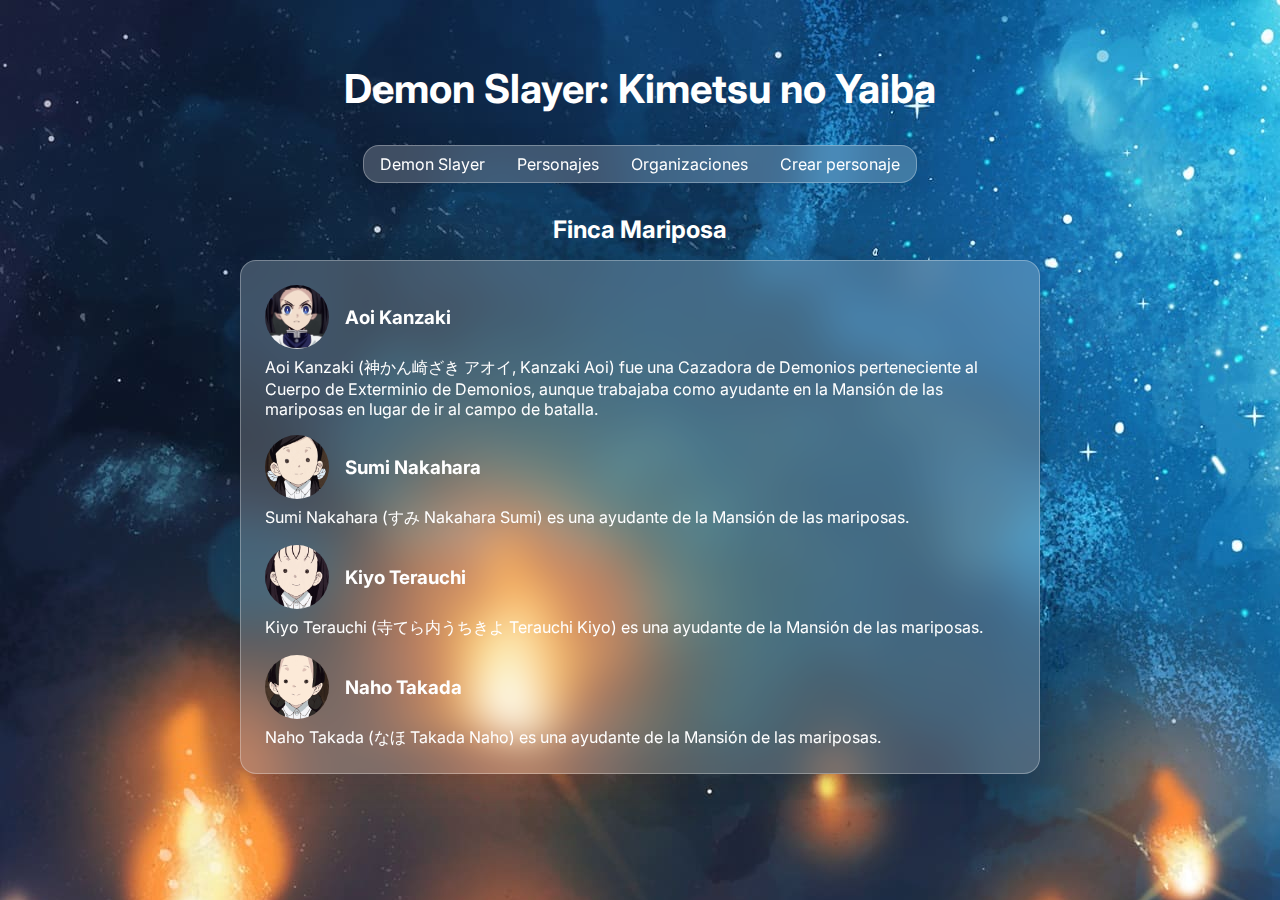
<file: butterfly-farm.html>
<!DOCTYPE html>
<html lang="en">

<head>
  <meta charset="UTF-8">
  <meta http-equiv="X-UA-Compatible" content="IE=edge">
  <meta name="viewport" content="width=device-width, initial-scale=1.0">
  <link rel="stylesheet" href="style.css">
  <link rel="preconnect" href="https://fonts.googleapis.com">
  <link rel="preconnect" href="https://fonts.gstatic.com" crossorigin>
  <link href="https://fonts.googleapis.com/css2?family=Inter&display=swap" rel="stylesheet">
  <title>Finca Mariposa</title>
</head>

<body>

  <nav class="navbar">
    <h1>Demon Slayer: Kimetsu no Yaiba</h1>
    <ul>
      <li>
        <a href="index.html">Demon Slayer</a>
      </li>
      <li>
        <a href="characters.html">Personajes</a>
      </li>
      <li>
        <a href="organizations.html">Organizaciones</a>
      </li>
      <li>
        <a href="create-character.html">Crear personaje</a>
      </li>
    </ul>
  </nav>
  <div class="main">
    <h2>Finca Mariposa</h2>
    <div class="content-card">
      <ul class="characters">
        <li>
          <div class="character">
            <div class="profile">
              <img src="assets/characters/aoi-kanzaki.png">
              <h3>Aoi Kanzaki</h3>
            </div>
            <p>Aoi Kanzaki (神かん崎ざき アオイ, Kanzaki Aoi) fue una
              Cazadora de Demonios perteneciente al Cuerpo de Exterminio de Demonios, aunque trabajaba como ayudante en
              la Mansión de las mariposas en lugar de ir al campo de batalla.
            </p>
          </div>
        </li>
        <li>
          <div class="character">
            <div class="profile">
              <img src="assets/characters/sumi-nakahara.png">
              <h3>Sumi Nakahara</h3>
            </div>
            <p>Sumi Nakahara (すみ Nakahara Sumi) es una ayudante de la Mansión de las mariposas.
            </p>
          </div>
        </li>
        <li>
          <div class="character">
            <div class="profile">
              <img src="assets/characters/kiyo-terauchi.png">
              <h3>Kiyo Terauchi</h3>
            </div>
            <p>Kiyo Terauchi (寺てら内うちきよ Terauchi Kiyo) es una ayudante de la Mansión de las mariposas.
            </p>
          </div>
        </li>
        <li>
          <div class="character">
            <div class="profile">
              <img src="assets/characters/naho-takada.png">
              <h3>Naho Takada</h3>
            </div>
            <p>
              Naho Takada (なほ Takada Naho) es una ayudante de la Mansión de las mariposas.
            </p>
          </div>
        </li>
      </ul>
    </div>
  </div>

</body>

</html>
</file>
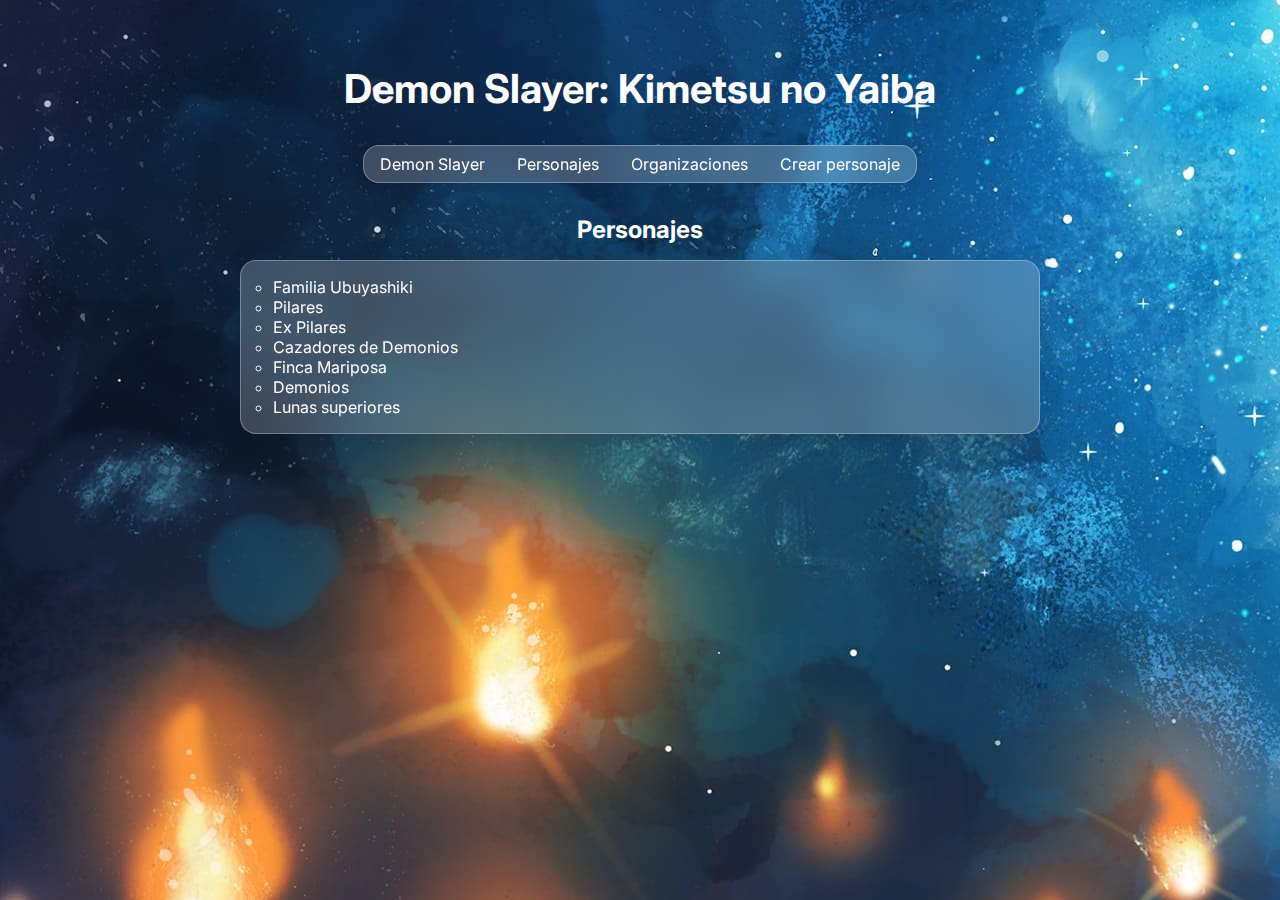
<file: characters.html>
<!DOCTYPE html>
<html lang="en">

<head>
  <meta charset="UTF-8">
  <meta http-equiv="X-UA-Compatible" content="IE=edge">
  <meta name="viewport" content="width=device-width, initial-scale=1.0">
  <link rel="stylesheet" href="style.css">
  <link rel="preconnect" href="https://fonts.googleapis.com">
  <link rel="preconnect" href="https://fonts.gstatic.com" crossorigin>
  <link href="https://fonts.googleapis.com/css2?family=Inter&display=swap" rel="stylesheet">
  <title>Personajes</title>
</head>

<body>

  <nav class="navbar">
    <h1>Demon Slayer: Kimetsu no Yaiba</h1>
    <ul>
      <li>
        <a href="index.html">Demon Slayer</a>
      </li>
      <li>
        <a href="characters.html">Personajes</a>
      </li>
      <li>
        <a href="organizations.html">Organizaciones</a>
      </li>
      <li>
        <a href="create-character.html">Crear personaje</a>
      </li>
    </ul>
  </nav>
  <div class="main">
    <h2>Personajes</h2>
    <div class="content-card">
      <ul class="characters-type">
        <li>
          <a href="ubayashiki-family.html">
            <p>Familia Ubuyashiki</p>
          </a>
        </li>
        <li>
          <a href="pilars.html">
            <p>Pilares</p>
          </a>
        </li>
        <li>
          <a href="ex-pilars.html">
            <p>Ex Pilares</p>
          </a>
        </li>
        <li>
          <a href="demon-slayers.html">
            <p>Cazadores de Demonios</p>
          </a>
        </li>
        <li>
          <a href="butterfly-farm.html">
            <p>Finca Mariposa</p>
          </a>
        </li>
        <li>
          <a href="">
            <p>Demonios</p>
          </a>
        </li>
        <li>
          <a href="">
            <p>Lunas superiores</p>
          </a>
        </li>
      </ul>
    </div>
  </div>

</body>

</html>
</file>
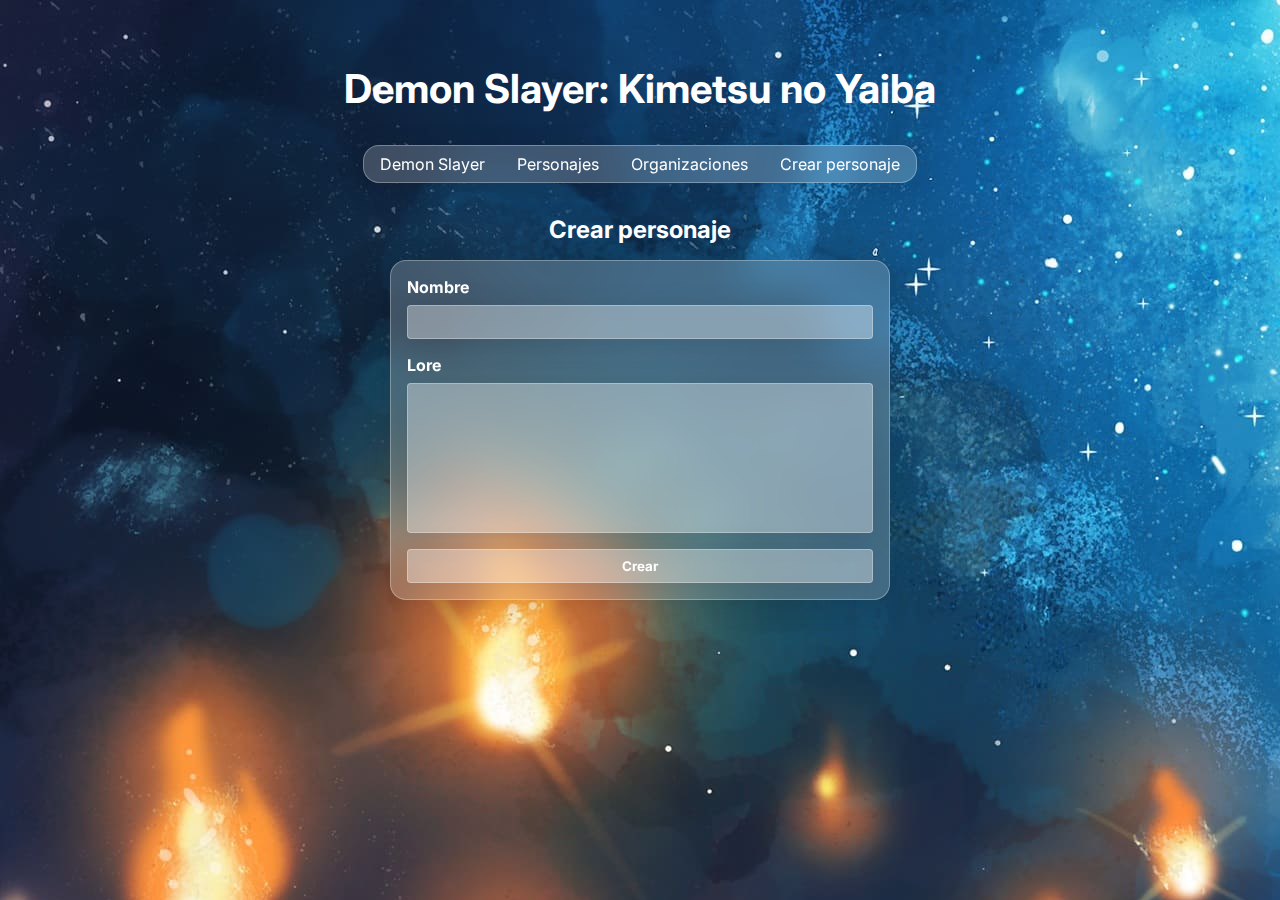
<file: create-character.html>
<!DOCTYPE html>
<html lang="en">

<head>
  <meta charset="UTF-8">
  <meta http-equiv="X-UA-Compatible" content="IE=edge">
  <meta name="viewport" content="width=device-width, initial-scale=1.0">
  <link rel="stylesheet" href="style.css">
  <link rel="preconnect" href="https://fonts.googleapis.com">
  <link rel="preconnect" href="https://fonts.gstatic.com" crossorigin>
  <link href="https://fonts.googleapis.com/css2?family=Inter&display=swap" rel="stylesheet">
  <title>Demon Slayer: Kimetsu no Yaiba</title>
</head>

<body>

  <nav class="navbar">
    <h1>Demon Slayer: Kimetsu no Yaiba</h1>
    <ul>
      <li>
        <a href="index.html">Demon Slayer</a>
      </li>
      <li>
        <a href="characters.html">Personajes</a>
      </li>
      <li>
        <a href="organizations.html">Organizaciones</a>
      </li>
      <li>
        <a href="create-character.html">Crear personaje</a>
      </li>
    </ul>
  </nav>
  <div class="main">
    <h2>Crear personaje</h2>
    <div class="form-container">
      <form class="create-character-form" action="#">
        <label for="name">Nombre</label>
        <input name="name" type="text">
        <label for="lore">Lore</label>
        <textarea name="lore"></textarea>
        <input type="submit" value="Crear">
      </form>
    </div>


</body>

</html>
</file>
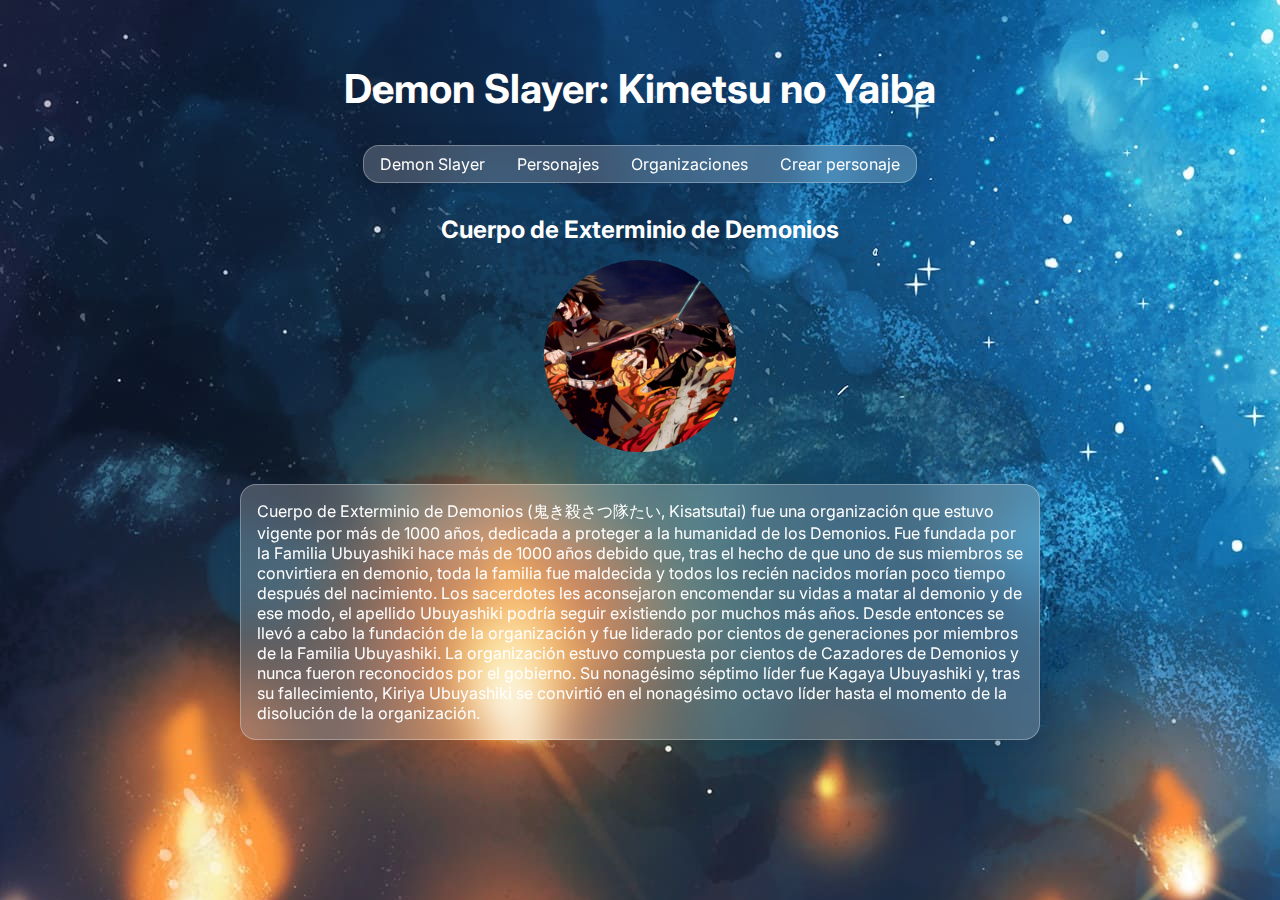
<file: demon-extermination-corps.html>
<!DOCTYPE html>
<html lang="en">

<head>
  <meta charset="UTF-8">
  <meta http-equiv="X-UA-Compatible" content="IE=edge">
  <meta name="viewport" content="width=device-width, initial-scale=1.0">
  <link rel="stylesheet" href="style.css">
  <link rel="preconnect" href="https://fonts.googleapis.com">
  <link rel="preconnect" href="https://fonts.gstatic.com" crossorigin>
  <link href="https://fonts.googleapis.com/css2?family=Inter&display=swap" rel="stylesheet">
  <title>Cuerpo de Exterminio de Demonios</title>
</head>

<body>

  <nav class="navbar">
    <h1>Demon Slayer: Kimetsu no Yaiba</h1>
    <ul>
      <li>
        <a href="index.html">Demon Slayer</a>
      </li>
      <li>
        <a href="characters.html">Personajes</a>
      </li>
      <li>
        <a href="organizations.html">Organizaciones</a>
      </li>
      <li>
        <a href="create-character.html">Crear personaje</a>
      </li>
    </ul>
  </nav>
  <div class="main">
    <h2>Cuerpo de Exterminio de Demonios</h2>
    <img class="organization-img" src="assets/organizations/demon-slayer-corps.png">
    <div class="content-card">
      <p>
        Cuerpo de Exterminio de Demonios (鬼き殺さつ隊たい, Kisatsutai) fue una organización que estuvo vigente por más de 1000
        años, dedicada a proteger a la humanidad de los Demonios.
        Fue fundada por la Familia Ubuyashiki hace más de 1000 años debido que, tras el hecho de que uno de sus miembros
        se convirtiera en demonio, toda la familia fue maldecida y todos los recién nacidos morían poco tiempo después
        del nacimiento. Los sacerdotes les aconsejaron encomendar su vidas a matar al demonio y de ese modo, el apellido
        Ubuyashiki podría seguir existiendo por muchos más años. Desde entonces se llevó a cabo la fundación de la
        organización y fue liderado por cientos de generaciones por miembros de la Familia Ubuyashiki.

        La organización estuvo compuesta por cientos de Cazadores de Demonios y nunca fueron reconocidos por el
        gobierno. Su nonagésimo séptimo líder fue Kagaya Ubuyashiki y, tras su fallecimiento, Kiriya Ubuyashiki se
        convirtió en el nonagésimo octavo líder hasta el momento de la disolución de la organización.
      </p>
    </div>
  </div>

</body>

</html>
</file>
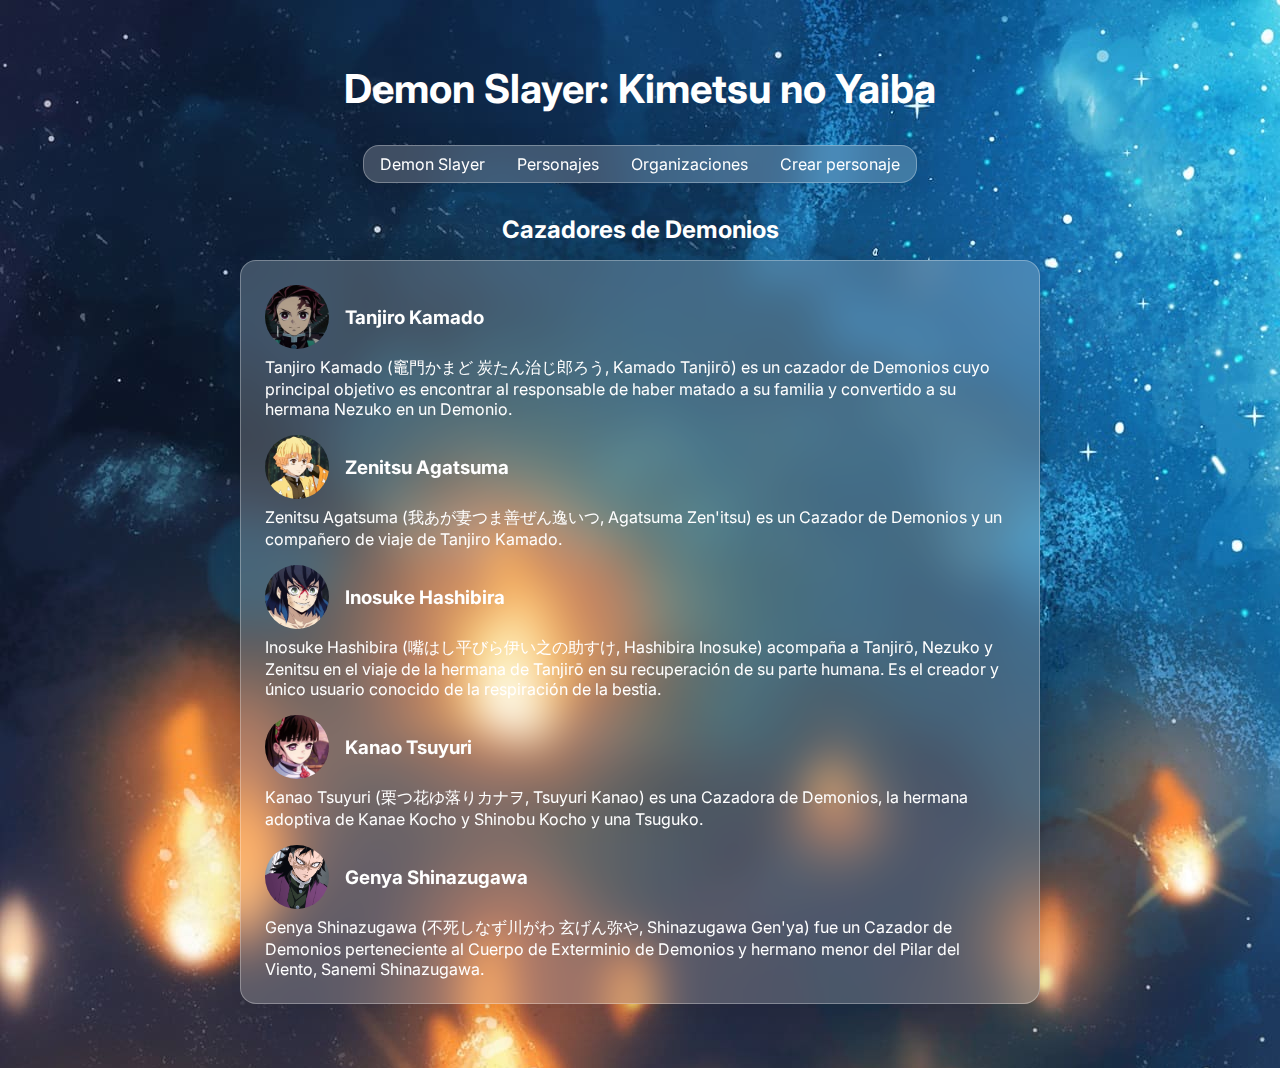
<file: demon-slayers.html>
<!DOCTYPE html>
<html lang="en">

<head>
  <meta charset="UTF-8">
  <meta http-equiv="X-UA-Compatible" content="IE=edge">
  <meta name="viewport" content="width=device-width, initial-scale=1.0">
  <link rel="stylesheet" href="style.css">
  <link rel="preconnect" href="https://fonts.googleapis.com">
  <link rel="preconnect" href="https://fonts.gstatic.com" crossorigin>
  <link href="https://fonts.googleapis.com/css2?family=Inter&display=swap" rel="stylesheet">
  <title>Cazadores de demonios</title>
</head>

<body>

  <nav class="navbar">
    <h1>Demon Slayer: Kimetsu no Yaiba</h1>
    <ul>
      <li>
        <a href="index.html">Demon Slayer</a>
      </li>
      <li>
        <a href="characters.html">Personajes</a>
      </li>
      <li>
        <a href="organizations.html">Organizaciones</a>
      </li>
      <li>
        <a href="create-character.html">Crear personaje</a>
      </li>
    </ul>
  </nav>
  <div class="main">
    <h2>Cazadores de Demonios</h2>
    <div class="content-card">
      <ul class="characters">
        <li>
          <div class="character">
            <div class="profile">
              <img src="assets/characters/tanjiro-kamado.jpg">
              <h3>Tanjiro Kamado</h3>
            </div>
            <p>Tanjiro Kamado (竈門かまど 炭たん治じ郎ろう, Kamado Tanjirō) es
              un cazador de Demonios cuyo principal objetivo es encontrar al responsable de haber matado a su familia
              y convertido a su hermana Nezuko en un Demonio.
            </p>
          </div>
        </li>
        <li>
          <div class="character">
            <div class="profile">
              <img src="assets/characters/zenitsu-agatsuma.jpg">
              <h3>Zenitsu Agatsuma</h3>
            </div>
            <p>Zenitsu Agatsuma (我あが妻つま善ぜん逸いつ, Agatsuma Zen'itsu) es un Cazador de Demonios y un compañero de viaje
              de Tanjiro Kamado.
            </p>
          </div>
        </li>
        <li>
          <div class="character">
            <div class="profile">
              <img src="assets/characters/inosuke-hashibira.jpg">
              <h3>Inosuke Hashibira</h3>
            </div>
            <p>Inosuke Hashibira (嘴はし平びら伊い之の助すけ, Hashibira Inosuke) acompaña a Tanjirō, Nezuko y Zenitsu en el viaje de
              la hermana de Tanjirō en su recuperación
              de su parte humana. Es el creador y único usuario conocido de la respiración de la bestia.
            </p>
          </div>
        </li>
        <li>
          <div class="character">
            <div class="profile">
              <img src="assets/characters/kanao-tsuyuri.jpg">
              <h3>Kanao Tsuyuri</h3>
            </div>
            <p>
              Kanao Tsuyuri (栗つ花ゆ落りカナヲ, Tsuyuri Kanao) es una Cazadora de Demonios, la hermana adoptiva de Kanae Kocho
              y Shinobu Kocho y una Tsuguko.
            </p>
          </div>
        </li>
        <li>
          <div class="character">
            <div class="profile">
              <img src="assets/characters/genya-shinazugawa.png">
              <h3>Genya Shinazugawa</h3>
            </div>
            <p>
              Genya Shinazugawa (不死しなず川がわ 玄げん弥や, Shinazugawa Gen'ya) fue un Cazador de Demonios perteneciente al Cuerpo
              de Exterminio de Demonios y hermano menor del Pilar del Viento, Sanemi Shinazugawa.
            </p>
          </div>
        </li>

      </ul>
    </div>
  </div>

</body>

</html>
</file>
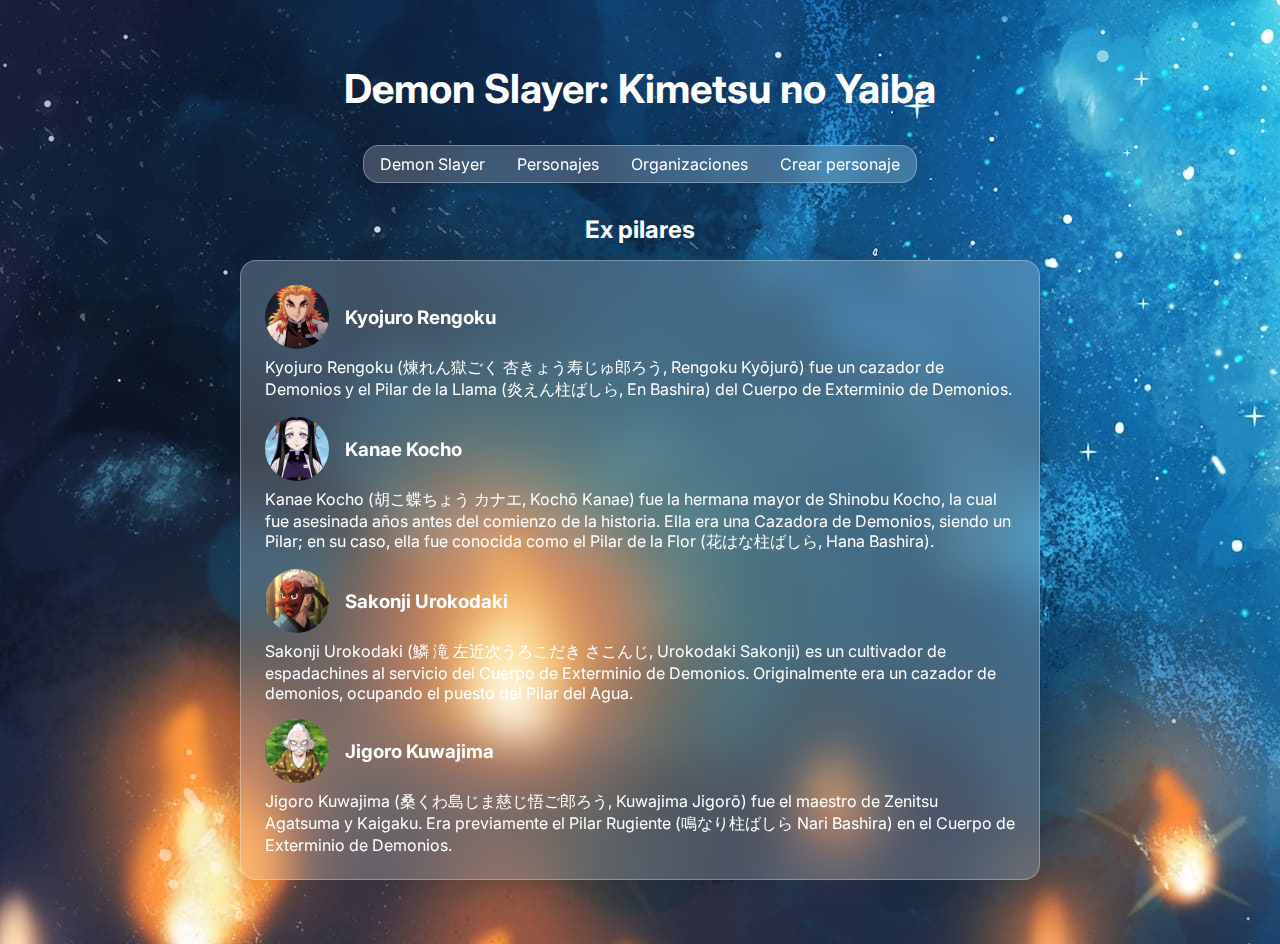
<file: ex-pilars.html>
<!DOCTYPE html>
<html lang="en">

<head>
  <meta charset="UTF-8">
  <meta http-equiv="X-UA-Compatible" content="IE=edge">
  <meta name="viewport" content="width=device-width, initial-scale=1.0">
  <link rel="stylesheet" href="style.css">
  <link rel="preconnect" href="https://fonts.googleapis.com">
  <link rel="preconnect" href="https://fonts.gstatic.com" crossorigin>
  <link href="https://fonts.googleapis.com/css2?family=Inter&display=swap" rel="stylesheet">
  <title>Ex Pilares</title>
</head>

<body>

  <nav class="navbar">
    <h1>Demon Slayer: Kimetsu no Yaiba</h1>
    <ul>
      <li>
        <a href="index.html">Demon Slayer</a>
      </li>
      <li>
        <a href="characters.html">Personajes</a>
      </li>
      <li>
        <a href="organizations.html">Organizaciones</a>
      </li>
      <li>
        <a href="create-character.html">Crear personaje</a>
      </li>
    </ul>
  </nav>
  <div class="main">
    <h2>Ex pilares</h2>
    <div class="content-card">
      <ul class="characters">
        <li>
          <div class="character">
            <div class="profile">
              <img src="assets/characters/kyojuro-rengoku.jpg">
              <h3>Kyojuro Rengoku</h3>
            </div>
            <p>
              Kyojuro Rengoku (煉れん獄ごく 杏きょう寿じゅ郎ろう, Rengoku Kyōjurō) fue un cazador de Demonios y el Pilar de la Llama
              (炎えん柱ばしら, En Bashira) del Cuerpo de Exterminio de Demonios.
            </p>
          </div>
        </li>
        <li>
          <div class="character">
            <div class="profile">
              <img src="assets/characters/kanae_kocho.png">
              <h3>Kanae Kocho</h3>
            </div>
            <p>Kanae Kocho (胡こ蝶ちょう カナエ, Kochō Kanae) fue la hermana mayor de Shinobu Kocho, la cual fue asesinada años
              antes del comienzo de la historia. Ella era una Cazadora de Demonios, siendo un Pilar; en su caso, ella
              fue conocida como el Pilar de la Flor (花はな柱ばしら, Hana Bashira).
            </p>
          </div>
        </li>
        <li>
          <div class="character">
            <div class="profile">
              <img src="assets/characters/sakonji-urokodaki.jpg">
              <h3>Sakonji Urokodaki</h3>
            </div>
            <p>Sakonji Urokodaki (鱗 滝 左近次うろこだき さこんじ, Urokodaki Sakonji) es un cultivador de espadachines al servicio
              del Cuerpo de Exterminio de Demonios. Originalmente era un cazador de demonios, ocupando el puesto del
              Pilar del Agua.
            </p>
          </div>
        <li>
          <div class="character">
            <div class="profile">
              <img src="assets/characters/jigoro-kuwajima.png">
              <h3>Jigoro Kuwajima</h3>
            </div>
            <p>Jigoro Kuwajima (桑くわ島じま慈じ悟ご郎ろう, Kuwajima Jigorō) fue el maestro de Zenitsu Agatsuma y Kaigaku. Era
              previamente el Pilar Rugiente (鳴なり柱ばしら Nari Bashira) en el Cuerpo de Exterminio de Demonios.
            </p>
          </div>
        </li>
      </ul>
    </div>
  </div>

</body>

</html>
</file>
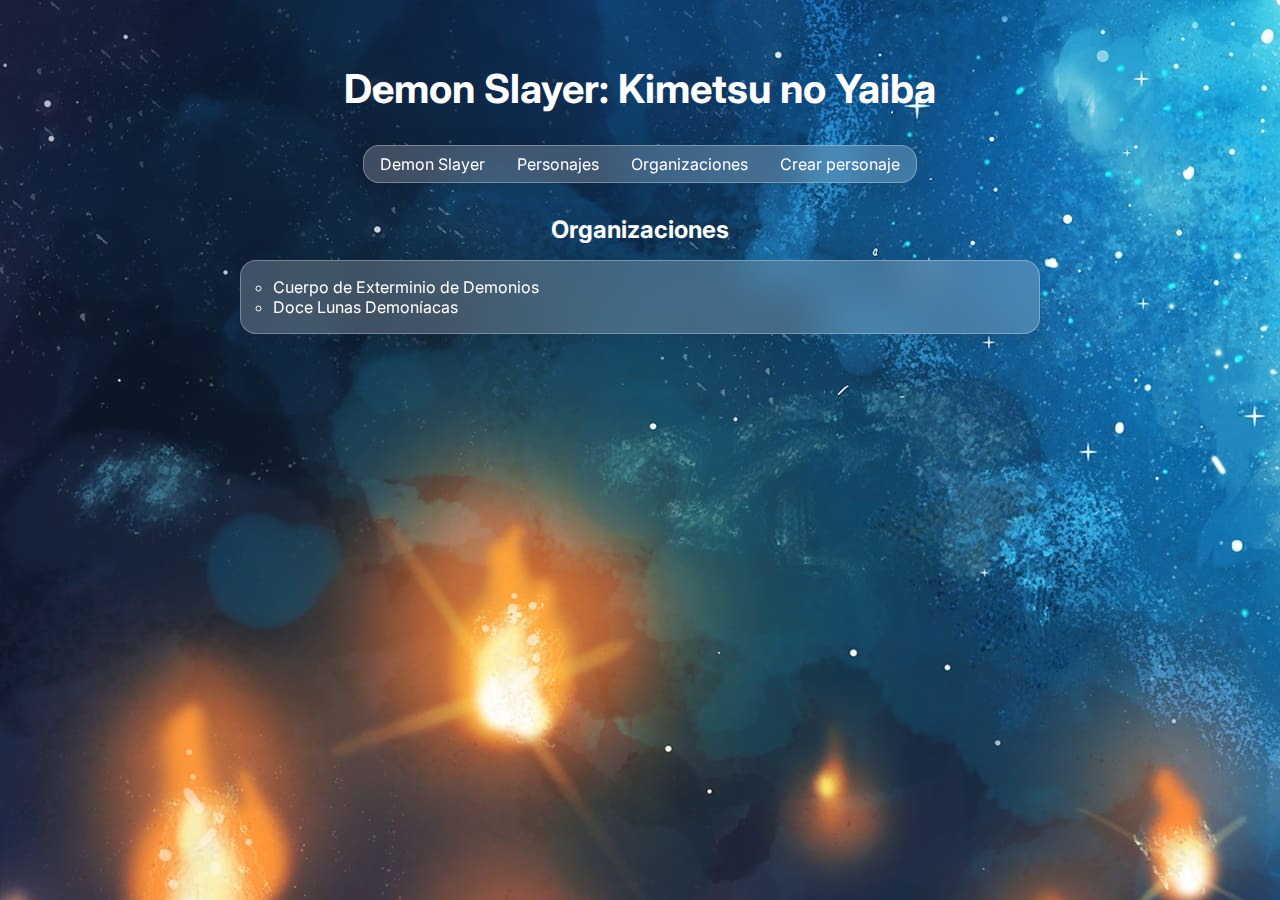
<file: organizations.html>
<!DOCTYPE html>
<html lang="en">

<head>
  <meta charset="UTF-8">
  <meta http-equiv="X-UA-Compatible" content="IE=edge">
  <meta name="viewport" content="width=device-width, initial-scale=1.0">
  <link rel="stylesheet" href="style.css">
  <link rel="preconnect" href="https://fonts.googleapis.com">
  <link rel="preconnect" href="https://fonts.gstatic.com" crossorigin>
  <link href="https://fonts.googleapis.com/css2?family=Inter&display=swap" rel="stylesheet">
  <title>Personajes</title>
</head>

<body>

  <nav class="navbar">
    <h1>Demon Slayer: Kimetsu no Yaiba</h1>
    <ul>
      <li>
        <a href="index.html">Demon Slayer</a>
      </li>
      <li>
        <a href="characters.html">Personajes</a>
      </li>
      <li>
        <a href="organizations.html">Organizaciones</a>
      </li>
      <li>
        <a href="create-character.html">Crear personaje</a>
      </li>
    </ul>
  </nav>
  <div class="main">
    <h2>Organizaciones</h2>
    <div class="content-card">
      <ul class="characters-type">
        <li>
          <a href="demon-extermination-corps.html">
            <p>Cuerpo de Exterminio de Demonios</p>
          </a>
        </li>
        <li>
          <a href="twelve-demonic-moons.html">
            <p>Doce Lunas Demoníacas</p>
          </a>
        </li>
      </ul>
    </div>
  </div>

</body>

</html>
</file>
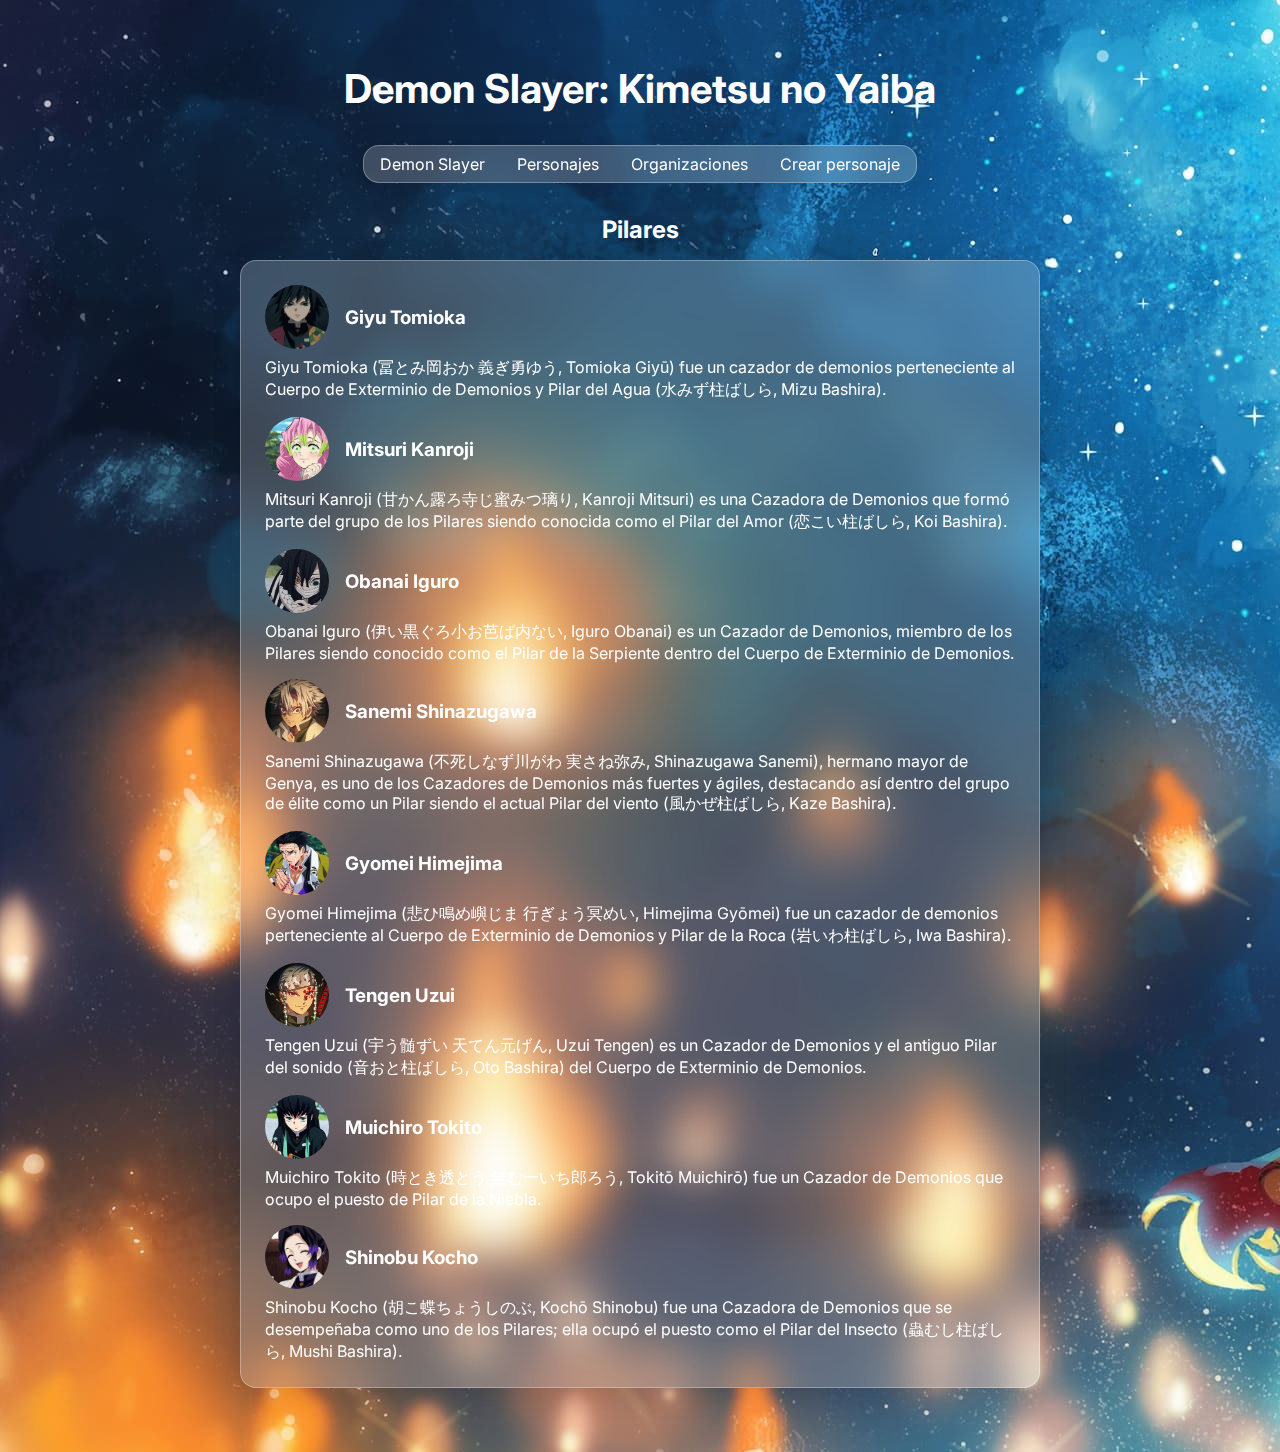
<file: pilars.html>
<!DOCTYPE html>
<html lang="en">

<head>
  <meta charset="UTF-8">
  <meta http-equiv="X-UA-Compatible" content="IE=edge">
  <meta name="viewport" content="width=device-width, initial-scale=1.0">
  <link rel="stylesheet" href="style.css">
  <link rel="preconnect" href="https://fonts.googleapis.com">
  <link rel="preconnect" href="https://fonts.gstatic.com" crossorigin>
  <link href="https://fonts.googleapis.com/css2?family=Inter&display=swap" rel="stylesheet">
  <title>Pilares</title>
</head>

<body>

  <nav class="navbar">
    <h1>Demon Slayer: Kimetsu no Yaiba</h1>
    <ul>
      <li>
        <a href="index.html">Demon Slayer</a>
      </li>
      <li>
        <a href="characters.html">Personajes</a>
      </li>
      <li>
        <a href="organizations.html">Organizaciones</a>
      </li>
      <li>
        <a href="create-character.html">Crear personaje</a>
      </li>
    </ul>
  </nav>
  <div class="main">
    <h2>Pilares</h2>
    <div class="content-card">
      <ul class="characters">
        <li>
          <div class="character">
            <div class="profile">
              <img src="assets/characters/giyu-tomioka.png">
              <h3>Giyu Tomioka</h3>
            </div>
            <p>
              Giyu Tomioka (冨とみ岡おか 義ぎ勇ゆう, Tomioka Giyū) fue un
              cazador de demonios perteneciente al Cuerpo de Exterminio de Demonios y Pilar del Agua (水みず柱ばしら, Mizu
              Bashira).
            </p>
          </div>
        </li>
        <li>
          <div class="character">
            <div class="profile">
              <img src="assets/characters/mitsuri-kanroji.jpg">
              <h3>Mitsuri Kanroji</h3>
            </div>
            <p>Mitsuri Kanroji (甘かん露ろ寺じ蜜みつ璃り, Kanroji Mitsuri) es una Cazadora de Demonios que formó parte del grupo
              de los Pilares siendo conocida como el Pilar del Amor (恋こい柱ばしら, Koi Bashira).
            </p>
          </div>
        </li>
        <li>
          <div class="character">
            <div class="profile">
              <img src="assets/characters/obanai-iguro.jpg">
              <h3>Obanai Iguro</h3>
            </div>
            <p>Obanai Iguro (伊い黒ぐろ小お芭ば内ない, Iguro Obanai) es un Cazador de Demonios, miembro de los Pilares siendo
              conocido como el Pilar de la Serpiente dentro del Cuerpo de Exterminio de Demonios.
            </p>
          </div>
        </li>
        <li>
          <div class="character">
            <div class="profile">
              <img src="assets/characters/sanemi-shinazugawa.jpg">
              <h3>Sanemi Shinazugawa</h3>
            </div>
            <p>Sanemi Shinazugawa (不死しなず川がわ 実さね弥み, Shinazugawa Sanemi), hermano mayor de Genya, es uno de los
              Cazadores de Demonios más fuertes y ágiles, destacando así dentro del grupo de élite como un Pilar
              siendo el actual Pilar del viento (風かぜ柱ばしら, Kaze Bashira).
            </p>
          </div>
        </li>
        <li>
          <div class="character">
            <div class="profile">
              <img src="assets/characters/gyomei-himejima.jpg">
              <h3>Gyomei Himejima</h3>
            </div>
            <p>Gyomei Himejima (悲ひ鳴め嶼じま 行ぎょう冥めい, Himejima Gyōmei) fue un cazador de demonios perteneciente al Cuerpo
              de Exterminio de Demonios y Pilar de la Roca
              (岩いわ柱ばしら, Iwa Bashira).
            </p>
          </div>
        </li>
        <li>
          <div class="character">
            <div class="profile">
              <img src="assets/characters/tengen-uzui.jpg">
              <h3>Tengen Uzui</h3>
            </div>
            <p>Tengen Uzui (宇う髄ずい 天てん元げん, Uzui Tengen) es un Cazador de Demonios y el antiguo Pilar del sonido (音おと柱ばしら,
              Oto Bashira) del Cuerpo de Exterminio
              de Demonios.
            </p>
          </div>
        </li>
        <li>
          <div class="character">
            <div class="profile">
              <img src="assets/characters/muichiro-tokito.jpg">
              <h3>Muichiro Tokito</h3>
            </div>
            <p>Muichiro Tokito (時とき透とう 無む一いち郎ろう, Tokitō Muichirō) fue un Cazador de Demonios que ocupo el puesto de
              Pilar de la Niebla.
            </p>
          </div>
        </li>
        <li>
          <div class="character">
            <div class="profile">
              <img src="assets/characters/shinobu-kocho.jpg">
              <h3>Shinobu Kocho</h3>
            </div>
            <p>Shinobu Kocho (胡こ蝶ちょうしのぶ, Kochō Shinobu) fue una Cazadora de Demonios que se desempeñaba como uno de los
              Pilares; ella ocupó el puesto como el Pilar del Insecto (蟲むし柱ばしら, Mushi Bashira).
            </p>
          </div>
        </li>
      </ul>
    </div>
  </div>

</body>

</html>
</file>
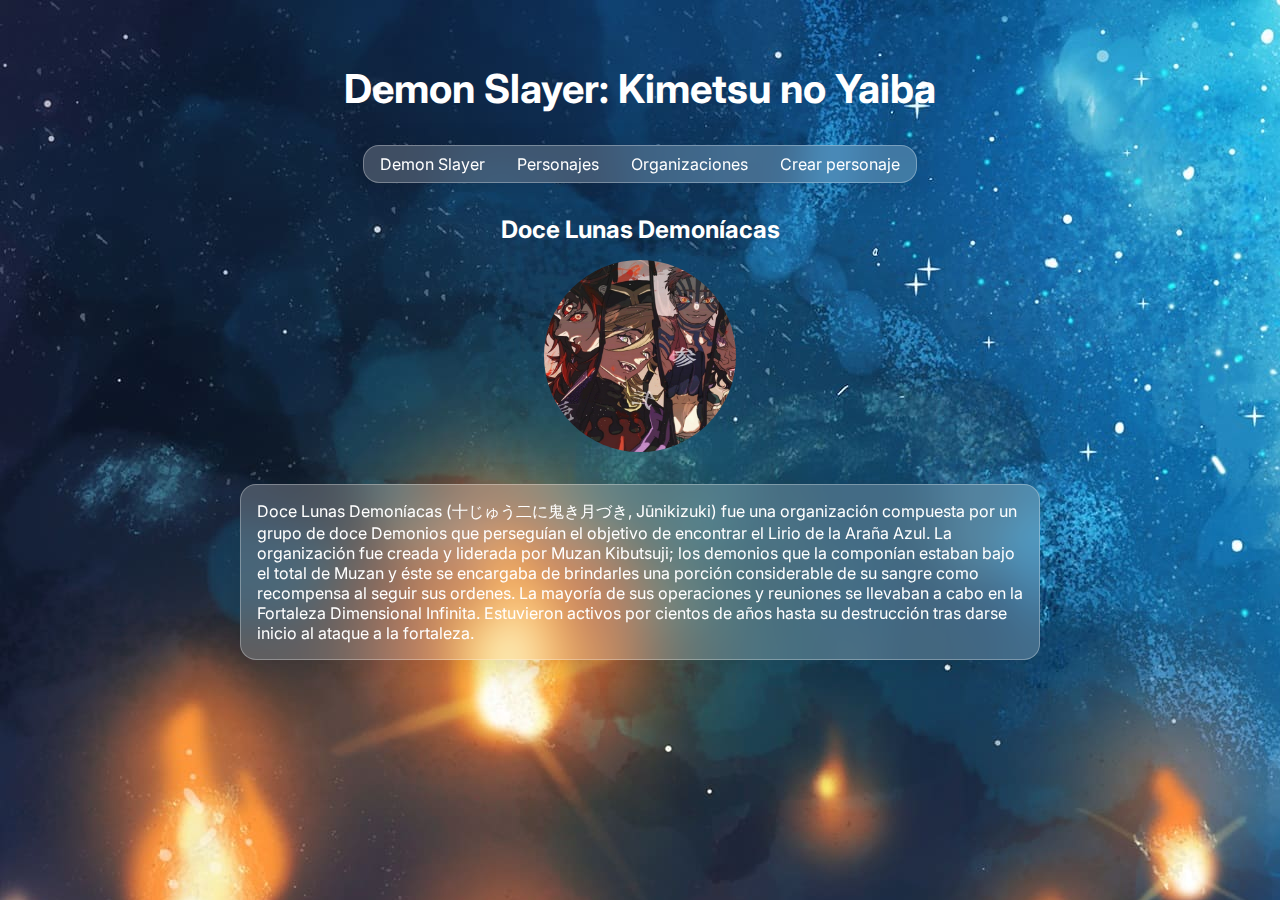
<file: twelve-demonic-moons.html>
<!DOCTYPE html>
<html lang="en">

<head>
  <meta charset="UTF-8">
  <meta http-equiv="X-UA-Compatible" content="IE=edge">
  <meta name="viewport" content="width=device-width, initial-scale=1.0">
  <link rel="stylesheet" href="style.css">
  <link rel="preconnect" href="https://fonts.googleapis.com">
  <link rel="preconnect" href="https://fonts.gstatic.com" crossorigin>
  <link href="https://fonts.googleapis.com/css2?family=Inter&display=swap" rel="stylesheet">
  <title>Doce Lunas Demoníacas</title>
</head>

<body>

  <nav class="navbar">
    <h1>Demon Slayer: Kimetsu no Yaiba</h1>
    <ul>
      <li>
        <a href="index.html">Demon Slayer</a>
      </li>
      <li>
        <a href="characters.html">Personajes</a>
      </li>
      <li>
        <a href="organizations.html">Organizaciones</a>
      </li>
      <li>
        <a href="create-character.html">Crear personaje</a>
      </li>
    </ul>
  </nav>
  <div class="main">
    <h2>Doce Lunas Demoníacas</h2>
    <img class="organization-img" src="assets/organizations/twelve-demonic-moons.jpg">
    <div class="content-card">
      <p>
        Doce Lunas Demoníacas (十じゅう二に鬼き月づき, Jūnikizuki) fue una organización compuesta por un grupo de doce Demonios
        que perseguían el objetivo de encontrar el Lirio de la Araña Azul.
        La organización fue creada y liderada por Muzan Kibutsuji; los demonios que la componían estaban bajo el total
        de Muzan y éste se encargaba de brindarles una porción considerable de su sangre como recompensa al seguir sus
        ordenes. La mayoría de sus operaciones y reuniones se llevaban a cabo en la Fortaleza Dimensional
        Infinita. Estuvieron activos por cientos de años hasta su destrucción tras darse inicio al ataque a la
        fortaleza.
      </p>
    </div>
  </div>

</body>

</html>
</file>
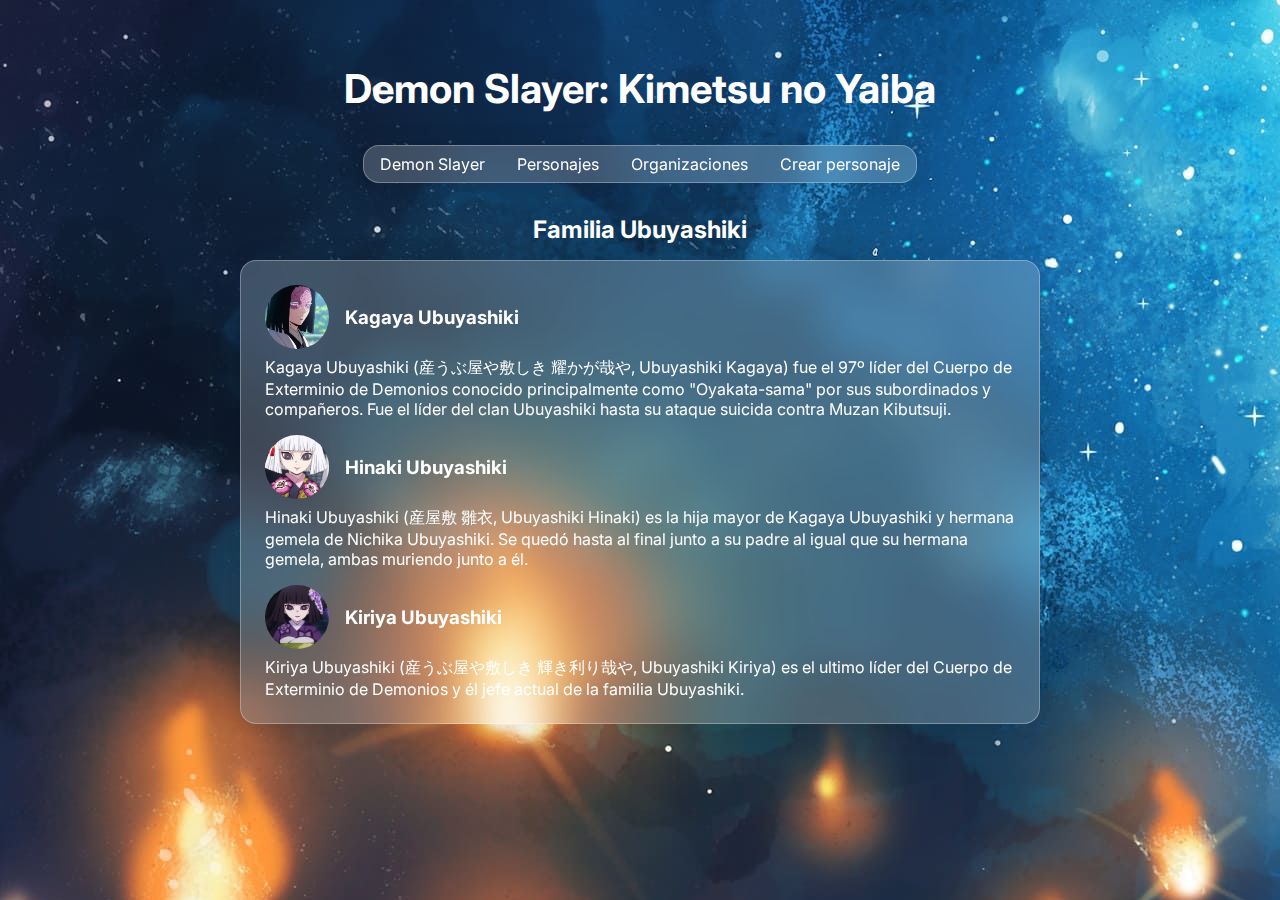
<file: ubayashiki-family.html>
<!DOCTYPE html>
<html lang="en">

<head>
  <meta charset="UTF-8">
  <meta http-equiv="X-UA-Compatible" content="IE=edge">
  <meta name="viewport" content="width=device-width, initial-scale=1.0">
  <link rel="stylesheet" href="style.css">
  <link rel="preconnect" href="https://fonts.googleapis.com">
  <link rel="preconnect" href="https://fonts.gstatic.com" crossorigin>
  <link href="https://fonts.googleapis.com/css2?family=Inter&display=swap" rel="stylesheet">
  <title>Familia Ubuyashiki</title>
</head>

<body>

  <nav class="navbar">
    <h1>Demon Slayer: Kimetsu no Yaiba</h1>
    <ul>
      <li>
        <a href="index.html">Demon Slayer</a>
      </li>
      <li>
        <a href="characters.html">Personajes</a>
      </li>
      <li>
        <a href="organizations.html">Organizaciones</a>
      </li>
      <li>
        <a href="create-character.html">Crear personaje</a>
      </li>
    </ul>
  </nav>
  <div class="main">
    <h2>Familia Ubuyashiki</h2>
    <div class="content-card">
      <ul class="characters">
        <li>
          <div class="character">
            <div class="profile">
              <img src="assets/characters/kagaya-ubuyashiki.jpg">
              <h3>Kagaya Ubuyashiki</h3>
            </div>
            <p>
              Kagaya Ubuyashiki (産うぶ屋や敷しき 耀かが哉や, Ubuyashiki Kagaya) fue el 97º líder del Cuerpo de Exterminio de
              Demonios conocido principalmente como "Oyakata-sama" por sus subordinados y compañeros. Fue el líder del
              clan Ubuyashiki hasta su ataque suicida contra Muzan Kibutsuji.</p>
          </div>
        </li>
        <li>
          <div class="character">
            <div class="profile">
              <img src="assets/characters/hinakiu-buyashiki.png">
              <h3>Hinaki Ubuyashiki</h3>
            </div>
            <p>Hinaki Ubuyashiki (産屋敷 雛衣, Ubuyashiki Hinaki) es la hija mayor de Kagaya Ubuyashiki y hermana gemela de
              Nichika Ubuyashiki. Se quedó hasta al final junto a su padre al igual que su hermana gemela, ambas
              muriendo junto a él.</p>
          </div>
        </li>
        <li>
          <div class="character">
            <div class="profile">
              <img src="assets/characters/kiriyau-buyashiki.jpg">
              <h3>Kiriya Ubuyashiki</h3>
            </div>
            <p>Kiriya Ubuyashiki (産うぶ屋や敷しき 輝き利り哉や, Ubuyashiki Kiriya) es el ultimo líder del Cuerpo de Exterminio de
              Demonios y él jefe actual de la familia Ubuyashiki.</p>
          </div>
        </li>
      </ul>
    </div>
  </div>

</body>

</html>
</file>
<file: style.css>
* {
  box-sizing: border-box;
  margin: 0;
  padding: 0;
  font-family: "Inter", sans-serif;
}

html {
  background-image: url("assets/background.jpg");
  padding: 64px 0;
}

ul {
  list-style: none;
}

a,
a:link,
a:visited,
a:hover,
a:active {
  text-decoration: none;
}

/* Nabvar */

.navbar {
  display: flex;
  flex-direction: column;
  justify-content: center;
  align-items: center;
  color: white;
  margin-bottom: 32px;
}

.navbar h1 {
  font-size: 40px;
  font-weight: bold;
  margin-bottom: 32px;
}

.navbar ul {
  display: flex;
  padding: 0;
  /* Glass effect */
  background: rgba(255, 255, 255, 0.2);
  border-radius: 16px;
  box-shadow: 0 4px 30px rgba(0, 0, 0, 0.1);
  backdrop-filter: blur(20px);
  -webkit-backdrop-filter: blur(20px);
  border: 1px solid rgba(255, 255, 255, 0.3);
}

.navbar li {
  padding: 8px 16px;
}

.navbar a {
  color: white;
}

/* Main */

.main {
  display: flex;
  flex-direction: column;
  justify-content: center;
  align-items: center;
}

.main > h2 {
  color: white;
  margin-bottom: 16px;
}

.content-card {
  width: 800px;
  padding: 16px;
  color: white;
  /* Glass effect */
  background: rgba(255, 255, 255, 0.2);
  border-radius: 16px;
  box-shadow: 0 4px 30px rgba(0, 0, 0, 0.1);
  backdrop-filter: blur(20px);
  -webkit-backdrop-filter: blur(20px);
  border: 1px solid rgba(255, 255, 255, 0.3);
}

.video-trailer {
  width: 800px;
  /* height: 315px; */
  height: 450px;
  margin-top: 16px;
  border-radius: 16px;
}

/* Characters type list */

.content-card .characters-type {
  list-style: circle;
  padding-left: 16px;
}

.characters-type p {
  color: white;
}

/* Characters */

.content-card .characters {
  padding: 0;
}

.character {
  padding: 8px;
}

.character .profile {
  display: flex;
  align-items: center;
  padding-bottom: 8px;
}

.character .profile img {
  width: 64px;
  height: 64px;
  object-fit: cover;
  border-radius: 50%;
  margin-right: 16px;
}

.organization-img {
  width: 192px;
  height: 192px;
  object-fit: cover;
  border-radius: 50%;
  margin-bottom: 32px;
}

/* Create character form */

.form-container {
  width: 500px;
  padding: 16px;
  color: white;
  /* Glass effect */
  background: rgba(255, 255, 255, 0.2);
  border-radius: 16px;
  box-shadow: 0 4px 30px rgba(0, 0, 0, 0.1);
  backdrop-filter: blur(20px);
  -webkit-backdrop-filter: blur(20px);
  border: 1px solid rgba(255, 255, 255, 0.3);
}

.form-container .create-character-form {
  display: flex;
  flex-direction: column;
}

.create-character-form label {
  font-weight: bold;
}

.create-character-form input[type="text"],
.create-character-form textarea {
  color: white;
  padding: 8px;
  margin: 8px 0;
  outline: none;
  border-radius: 4px;
  margin-bottom: 16px;
  /* Glass effect */
  background: rgba(255, 255, 255, 0.2);
  box-shadow: 0 4px 30px rgba(0, 0, 0, 0.1);
  backdrop-filter: blur(20px);
  -webkit-backdrop-filter: blur(20px);
  border: 1px solid rgba(255, 255, 255, 0.3);
}

.create-character-form textarea {
  resize: none;
  height: 150px;
}

.create-character-form input[type="submit"] {
  font-weight: bold;
  color: white;
  cursor: pointer;
  padding: 8px;
  border-radius: 4px;
  /* Glass effect */
  background: rgba(255, 255, 255, 0.2);
  box-shadow: 0 4px 30px rgba(0, 0, 0, 0.1);
  backdrop-filter: blur(20px);
  -webkit-backdrop-filter: blur(20px);
  border: 1px solid rgba(255, 255, 255, 0.3);
}
</file>
